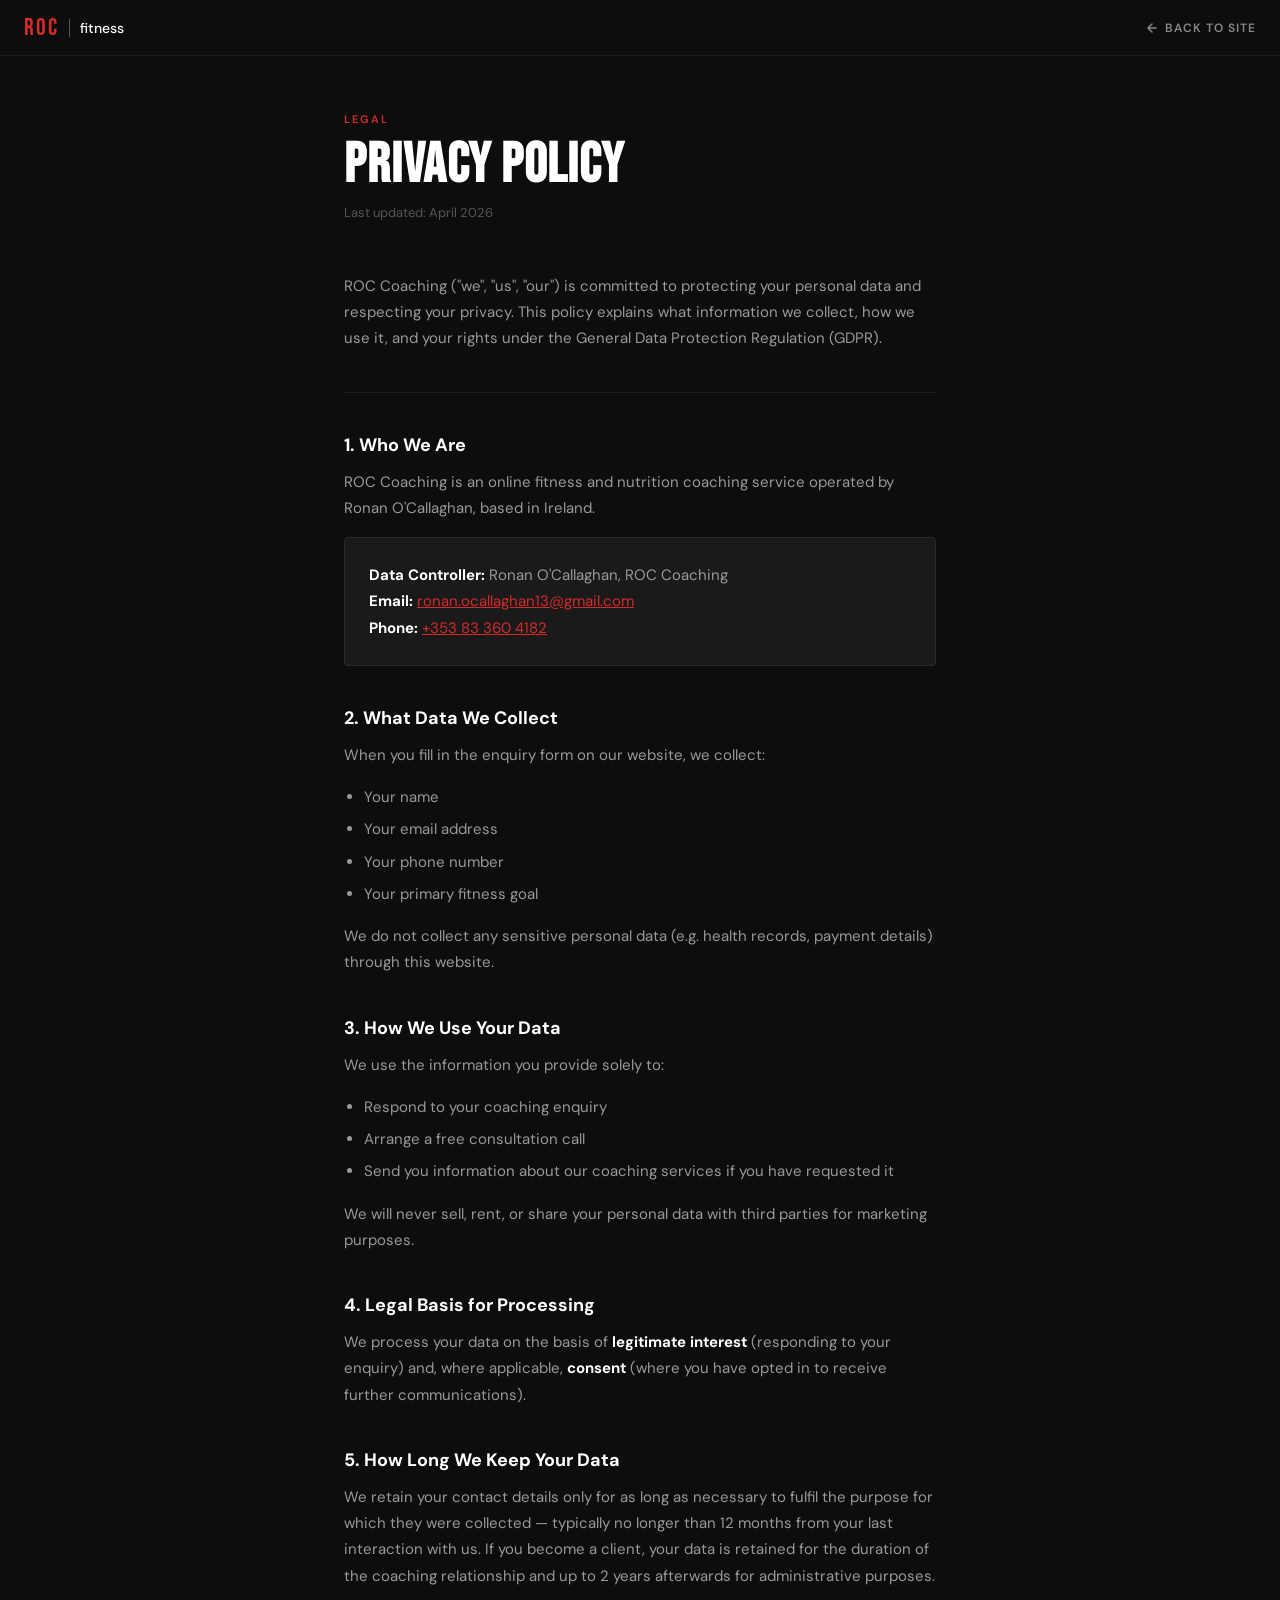
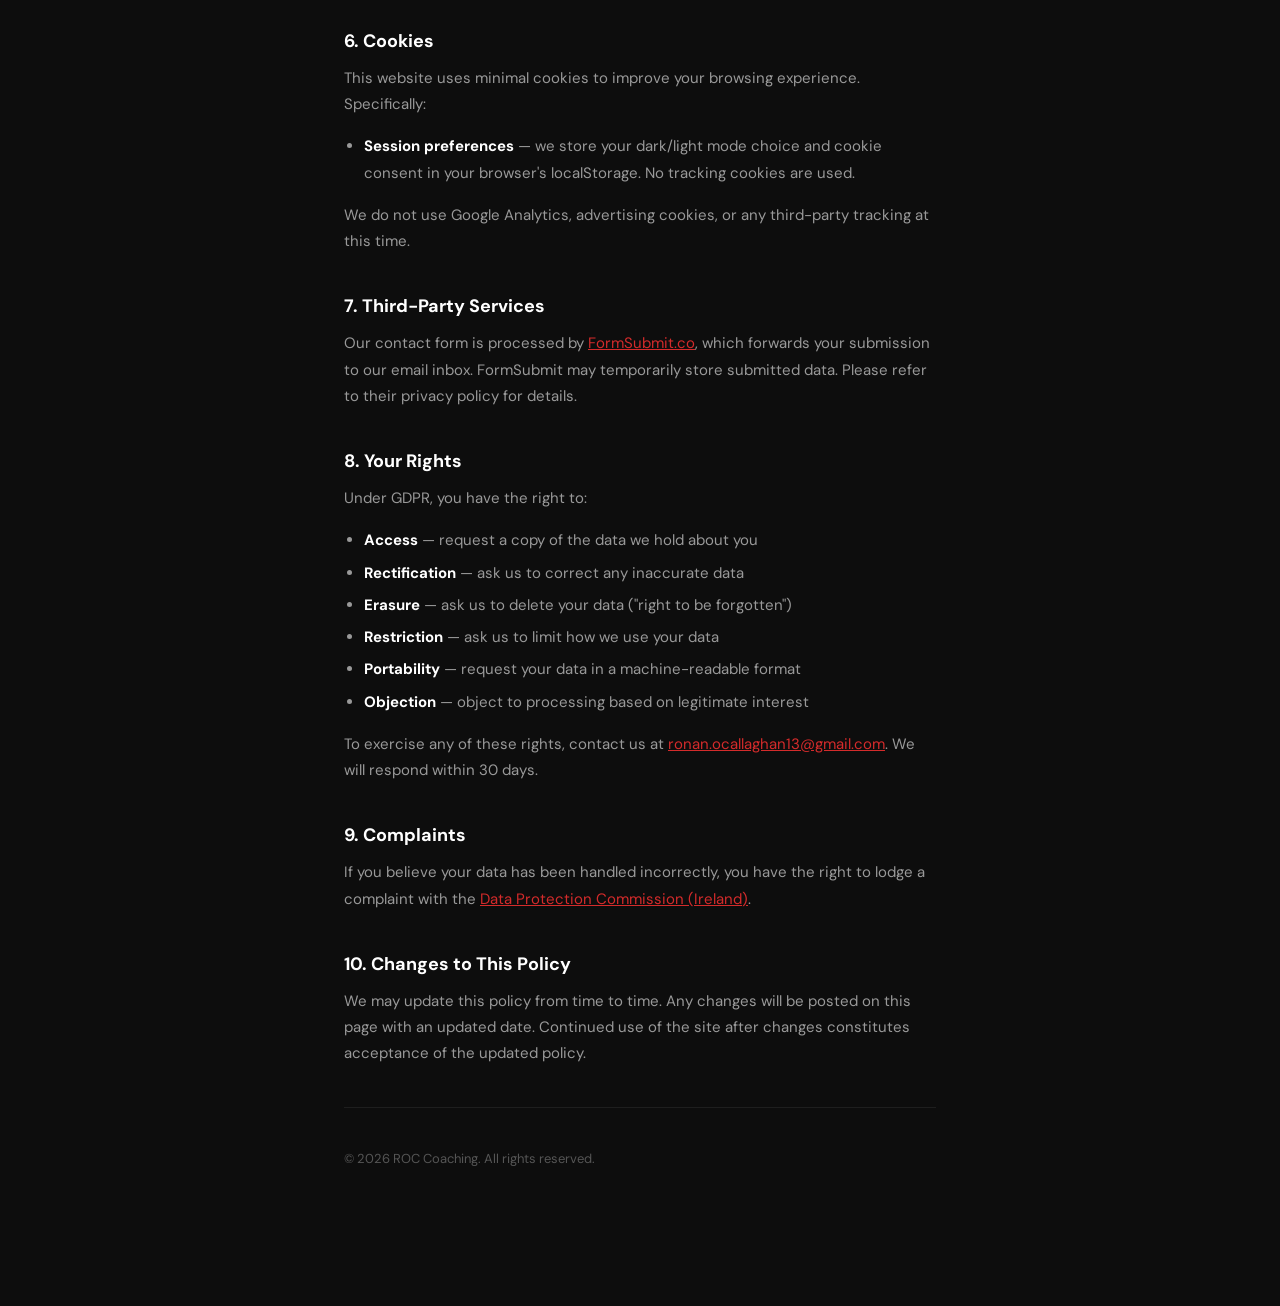
<file: privacy-policy.html>
<!DOCTYPE html>
<html lang="en">
<head>
  <meta charset="UTF-8">
  <meta name="viewport" content="width=device-width, initial-scale=1.0">
  <title>Privacy Policy — ROC Coaching</title>
  <meta name="robots" content="noindex">
  <link href="https://fonts.googleapis.com/css2?family=Bebas+Neue&family=DM+Sans:wght@400;500;600;700&display=swap" rel="stylesheet">
  <link rel="icon" type="image/svg+xml" href="data:image/svg+xml,<svg xmlns='http://www.w3.org/2000/svg' viewBox='0 0 32 32'><rect width='32' height='32' fill='%230D0D0D'/><text x='2' y='24' font-family='Arial Narrow,sans-serif' font-size='18' font-weight='900' fill='%23D42B2B' letter-spacing='-1'>ROC</text></svg>">
  <style>
    *, *::before, *::after { box-sizing: border-box; margin: 0; padding: 0; }
    body { background: #0D0D0D; color: #FFFFFF; font-family: 'DM Sans', sans-serif; }

    nav {
      position: sticky; top: 0; background: #0D0D0D;
      border-bottom: 1px solid #1A1A1A;
      padding: 0 24px; height: 56px;
      display: flex; align-items: center; justify-content: space-between;
      z-index: 10;
    }
    .logo { display: flex; align-items: center; gap: 10px; text-decoration: none; }
    .logo-r { font-family: 'Bebas Neue', sans-serif; font-size: 24px; letter-spacing: 2px; color: #D42B2B; }
    .logo-div { width: 1px; height: 18px; background: #555; }
    .logo-f { font-family: 'DM Sans', sans-serif; font-size: 14px; font-weight: 500; color: #FFFFFF; }
    .back { font-family: 'DM Sans', sans-serif; font-size: 12px; font-weight: 600;
      letter-spacing: 0.08em; text-transform: uppercase; color: #888;
      text-decoration: none; display: flex; align-items: center; gap: 6px; }
    .back:hover { color: #fff; }

    main { max-width: 640px; margin: 0 auto; padding: 56px 24px 120px; }

    .eyebrow { font-size: 11px; font-weight: 600; letter-spacing: 0.18em;
      text-transform: uppercase; color: #D42B2B; margin-bottom: 12px; }
    h1 { font-family: 'Bebas Neue', sans-serif; font-size: clamp(40px, 10vw, 56px);
      line-height: 1; letter-spacing: 0.02em; text-transform: uppercase;
      color: #fff; margin-bottom: 8px; }
    .updated { font-size: 13px; color: #555; margin-bottom: 48px; }

    h2 { font-family: 'DM Sans', sans-serif; font-size: 18px; font-weight: 700;
      color: #fff; margin: 40px 0 12px; }
    p { font-size: 15px; line-height: 1.75; color: #999; margin-bottom: 16px; }
    ul { padding-left: 20px; margin-bottom: 16px; }
    li { font-size: 15px; line-height: 1.75; color: #999; margin-bottom: 6px; }
    a { color: #D42B2B; text-decoration: underline; }
    .divider { height: 1px; background: #1E1E1E; margin: 40px 0; }

    .contact-card { background: #1A1A1A; border: 1px solid #2A2A2A; border-radius: 4px;
      padding: 24px; margin-top: 16px; }
    .contact-card p { margin: 0; }
  </style>
</head>
<body>
  <nav>
    <a class="logo" href="index.html">
      <span class="logo-r">ROC</span>
      <span class="logo-div"></span>
      <span class="logo-f">fitness</span>
    </a>
    <a class="back" href="index.html">
      <svg width="14" height="14" viewBox="0 0 24 24" fill="none" stroke="currentColor" stroke-width="2.5" stroke-linecap="round" stroke-linejoin="round">
        <path d="M19 12H5M12 5l-7 7 7 7"/>
      </svg>
      Back to site
    </a>
  </nav>

  <main>
    <div class="eyebrow">Legal</div>
    <h1>Privacy Policy</h1>
    <p class="updated">Last updated: April 2026</p>

    <p>ROC Coaching ("we", "us", "our") is committed to protecting your personal data and respecting your privacy. This policy explains what information we collect, how we use it, and your rights under the General Data Protection Regulation (GDPR).</p>

    <div class="divider"></div>

    <h2>1. Who We Are</h2>
    <p>ROC Coaching is an online fitness and nutrition coaching service operated by Ronan O'Callaghan, based in Ireland.</p>
    <div class="contact-card">
      <p><strong style="color:#fff">Data Controller:</strong> Ronan O'Callaghan, ROC Coaching<br>
      <strong style="color:#fff">Email:</strong> <a href="mailto:ronan.ocallaghan13@gmail.com">ronan.ocallaghan13@gmail.com</a><br>
      <strong style="color:#fff">Phone:</strong> <a href="tel:+353833604182">+353 83 360 4182</a></p>
    </div>

    <h2>2. What Data We Collect</h2>
    <p>When you fill in the enquiry form on our website, we collect:</p>
    <ul>
      <li>Your name</li>
      <li>Your email address</li>
      <li>Your phone number</li>
      <li>Your primary fitness goal</li>
    </ul>
    <p>We do not collect any sensitive personal data (e.g. health records, payment details) through this website.</p>

    <h2>3. How We Use Your Data</h2>
    <p>We use the information you provide solely to:</p>
    <ul>
      <li>Respond to your coaching enquiry</li>
      <li>Arrange a free consultation call</li>
      <li>Send you information about our coaching services if you have requested it</li>
    </ul>
    <p>We will never sell, rent, or share your personal data with third parties for marketing purposes.</p>

    <h2>4. Legal Basis for Processing</h2>
    <p>We process your data on the basis of <strong style="color:#fff">legitimate interest</strong> (responding to your enquiry) and, where applicable, <strong style="color:#fff">consent</strong> (where you have opted in to receive further communications).</p>

    <h2>5. How Long We Keep Your Data</h2>
    <p>We retain your contact details only for as long as necessary to fulfil the purpose for which they were collected — typically no longer than 12 months from your last interaction with us. If you become a client, your data is retained for the duration of the coaching relationship and up to 2 years afterwards for administrative purposes.</p>

    <h2>6. Cookies</h2>
    <p>This website uses minimal cookies to improve your browsing experience. Specifically:</p>
    <ul>
      <li><strong style="color:#fff">Session preferences</strong> — we store your dark/light mode choice and cookie consent in your browser's localStorage. No tracking cookies are used.</li>
    </ul>
    <p>We do not use Google Analytics, advertising cookies, or any third-party tracking at this time.</p>

    <h2>7. Third-Party Services</h2>
    <p>Our contact form is processed by <a href="https://formsubmit.co" target="_blank" rel="noopener">FormSubmit.co</a>, which forwards your submission to our email inbox. FormSubmit may temporarily store submitted data. Please refer to their privacy policy for details.</p>

    <h2>8. Your Rights</h2>
    <p>Under GDPR, you have the right to:</p>
    <ul>
      <li><strong style="color:#fff">Access</strong> — request a copy of the data we hold about you</li>
      <li><strong style="color:#fff">Rectification</strong> — ask us to correct any inaccurate data</li>
      <li><strong style="color:#fff">Erasure</strong> — ask us to delete your data ("right to be forgotten")</li>
      <li><strong style="color:#fff">Restriction</strong> — ask us to limit how we use your data</li>
      <li><strong style="color:#fff">Portability</strong> — request your data in a machine-readable format</li>
      <li><strong style="color:#fff">Objection</strong> — object to processing based on legitimate interest</li>
    </ul>
    <p>To exercise any of these rights, contact us at <a href="mailto:ronan.ocallaghan13@gmail.com">ronan.ocallaghan13@gmail.com</a>. We will respond within 30 days.</p>

    <h2>9. Complaints</h2>
    <p>If you believe your data has been handled incorrectly, you have the right to lodge a complaint with the <a href="https://www.dataprotection.ie" target="_blank" rel="noopener">Data Protection Commission (Ireland)</a>.</p>

    <h2>10. Changes to This Policy</h2>
    <p>We may update this policy from time to time. Any changes will be posted on this page with an updated date. Continued use of the site after changes constitutes acceptance of the updated policy.</p>

    <div class="divider"></div>

    <p style="color:#555; font-size:13px;">© 2026 ROC Coaching. All rights reserved.</p>
  </main>
</body>
</html>
</file>
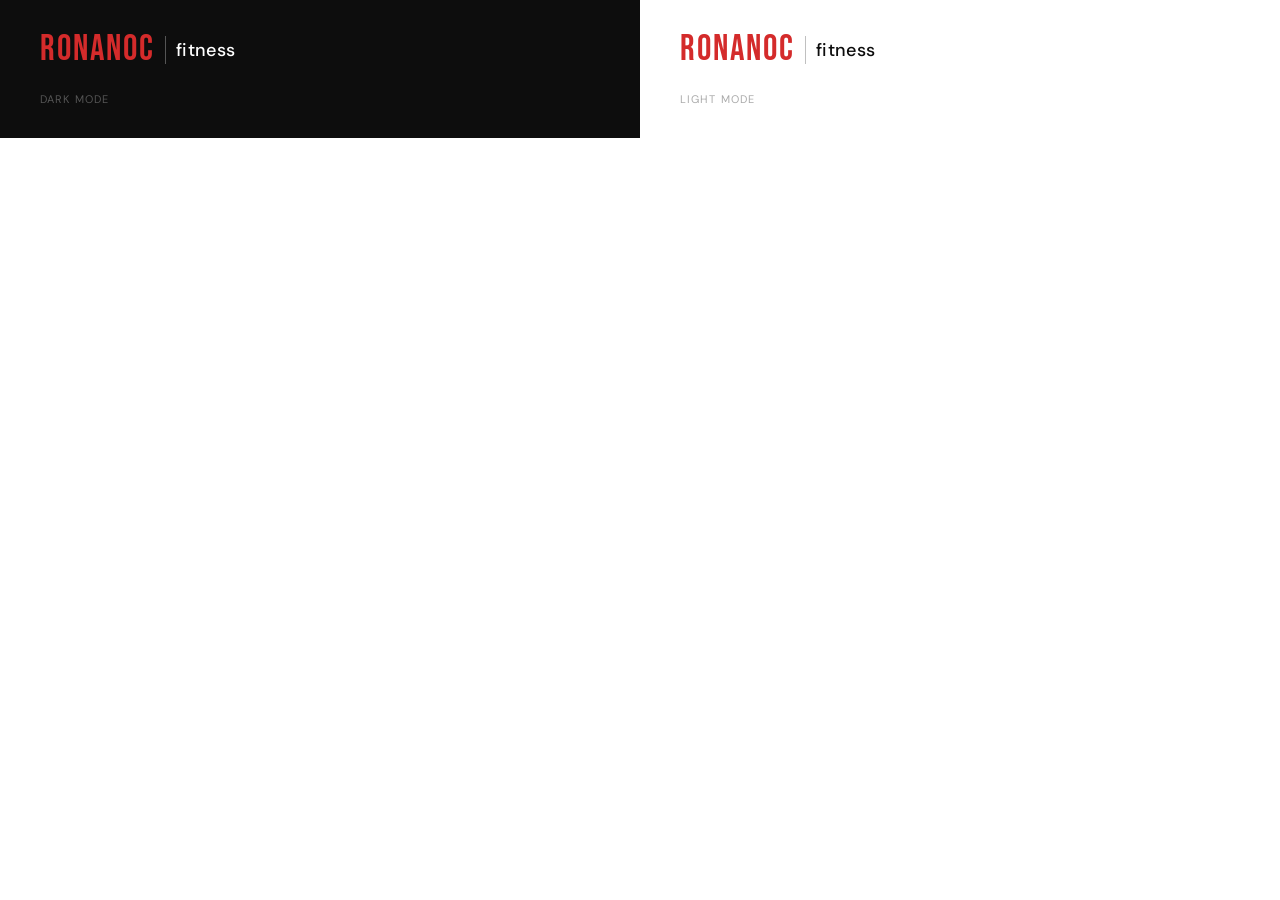
<file: design-source/project/preview/brand-logo.html>
<!DOCTYPE html>
<html><head><meta charset="UTF-8">
<link href="https://fonts.googleapis.com/css2?family=Bebas+Neue&family=DM+Sans:wght@400;600;700&display=swap" rel="stylesheet">
<link rel="stylesheet" href="../colors_and_type.css">
<style>
  body { margin: 0; font-family: var(--font-body); display: flex; gap: 0; }
  .dark { background: #0D0D0D; padding: 32px 40px; flex: 1; display: flex; flex-direction: column; align-items: flex-start; justify-content: center; gap: 24px; }
  .light { background: #FFFFFF; padding: 32px 40px; flex: 1; display: flex; flex-direction: column; align-items: flex-start; justify-content: center; gap: 24px; }
  .logo { line-height: 1; display: flex; align-items: center; gap: 10px; }
  .logo span.r { font-family: 'Bebas Neue', sans-serif; font-size: 36px; letter-spacing: 2px; color: #D42B2B; }
  .logo span.div { width: 1px; height: 28px; background: #555; flex-shrink: 0; }
  .logo span.f { font-family: 'DM Sans', sans-serif; font-size: 18px; font-weight: 500; letter-spacing: 0.02em; color: #ffffff; }
  .logo-light span.div { background: #C0C0C0; }
  .logo-light span.f { color: #0D0D0D; }
  .meta { font-size: 11px; letter-spacing: 0.1em; text-transform: uppercase; }
</style>
</head><body>
<div class="dark">
  <div class="logo"><span class="r">RONANOC</span><span class="div"></span><span class="f">fitness</span></div>
  <div class="meta" style="color:#555">Dark Mode</div>
</div>
<div class="light">
  <div class="logo logo-light"><span class="r">RONANOC</span><span class="div"></span><span class="f">fitness</span></div>
  <div class="meta" style="color:#aaa">Light Mode</div>
</div>
</body></html>
</file>
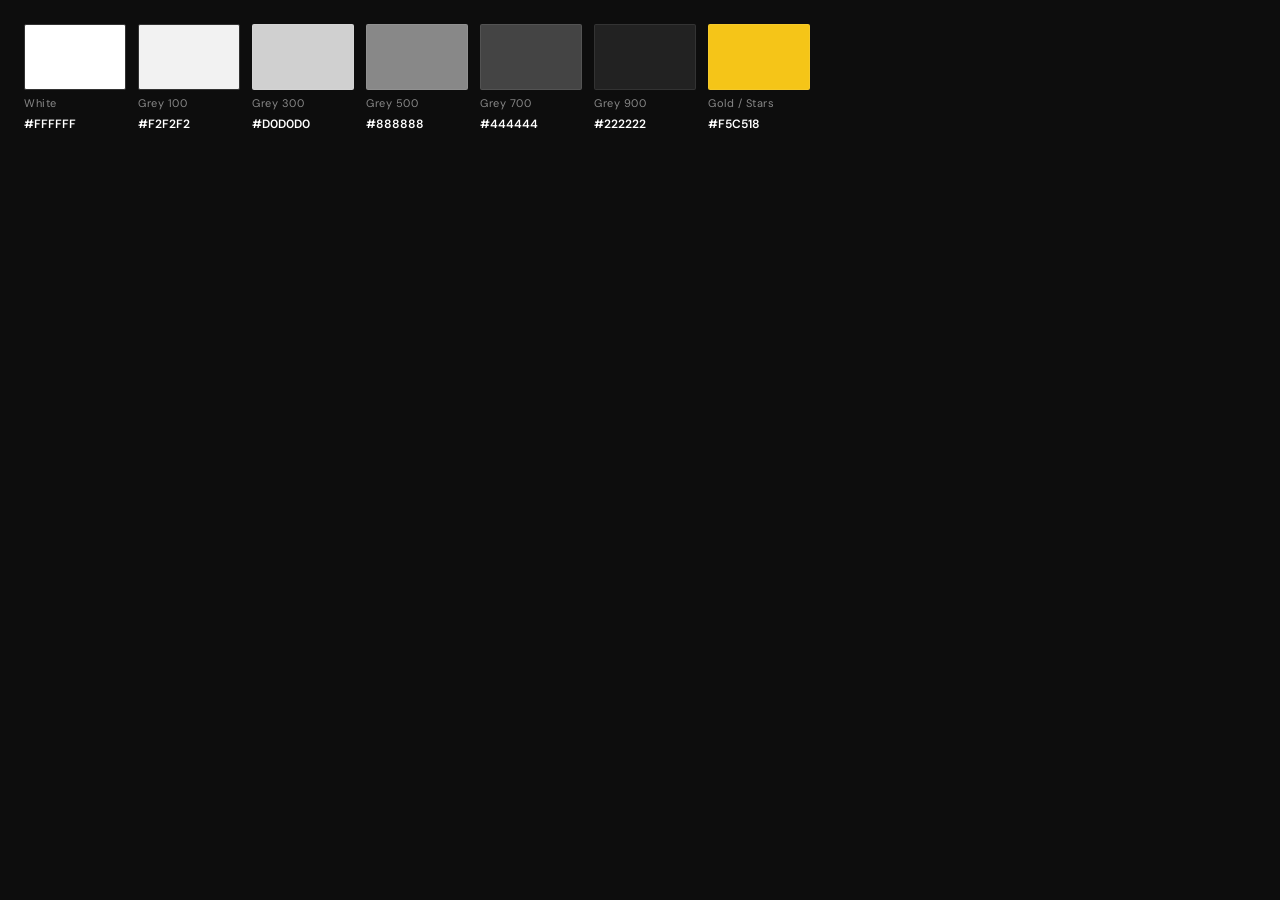
<file: design-source/project/preview/colors-neutral.html>
<!DOCTYPE html>
<html><head><meta charset="UTF-8">
<link href="https://fonts.googleapis.com/css2?family=Bebas+Neue&family=DM+Sans:wght@400;500;600;700&display=swap" rel="stylesheet">
<link rel="stylesheet" href="../colors_and_type.css">
<style>
  body { margin: 0; background: var(--bg-primary); padding: 24px; display: flex; gap: 12px; flex-wrap: wrap; font-family: var(--font-body); }
  .swatch { display: flex; flex-direction: column; gap: 6px; }
  .chip { width: 100px; height: 64px; border-radius: 2px; border: 1px solid rgba(255,255,255,0.08); }
  .name { color: #888; font-size: 11px; letter-spacing: 0.05em; }
  .hex  { color: #fff; font-size: 12px; font-weight: 600; }
</style>
</head><body>
<div class="swatch"><div class="chip" style="background:#FFFFFF; border:1px solid #333"></div><div class="name">White</div><div class="hex">#FFFFFF</div></div>
<div class="swatch"><div class="chip" style="background:#F2F2F2; border:1px solid #333"></div><div class="name">Grey 100</div><div class="hex">#F2F2F2</div></div>
<div class="swatch"><div class="chip" style="background:#D0D0D0"></div><div class="name">Grey 300</div><div class="hex">#D0D0D0</div></div>
<div class="swatch"><div class="chip" style="background:#888888"></div><div class="name">Grey 500</div><div class="hex">#888888</div></div>
<div class="swatch"><div class="chip" style="background:#444444"></div><div class="name">Grey 700</div><div class="hex">#444444</div></div>
<div class="swatch"><div class="chip" style="background:#222222"></div><div class="name">Grey 900</div><div class="hex">#222222</div></div>
<div class="swatch"><div class="chip" style="background:#F5C518"></div><div class="name">Gold / Stars</div><div class="hex">#F5C518</div></div>
</body></html>
</file>
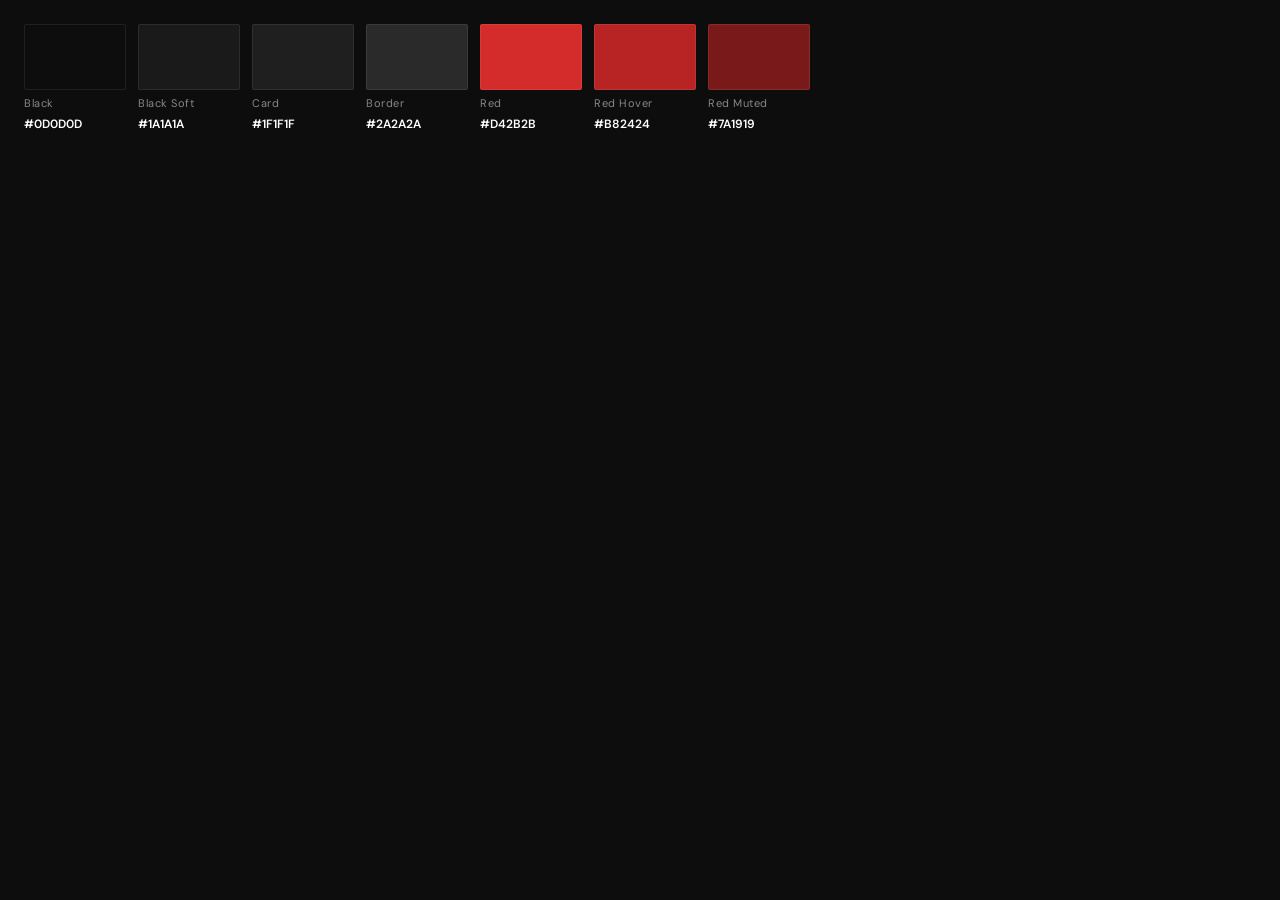
<file: design-source/project/preview/colors-primary.html>
<!DOCTYPE html>
<html><head><meta charset="UTF-8">
<link href="https://fonts.googleapis.com/css2?family=Bebas+Neue&family=DM+Sans:wght@400;500;600;700&display=swap" rel="stylesheet">
<link rel="stylesheet" href="../colors_and_type.css">
<style>
  body { margin: 0; background: var(--bg-primary); padding: 24px; display: flex; gap: 12px; flex-wrap: wrap; font-family: var(--font-body); }
  .swatch { display: flex; flex-direction: column; gap: 6px; }
  .chip { width: 100px; height: 64px; border-radius: 2px; border: 1px solid rgba(255,255,255,0.08); }
  .name { color: #888; font-size: 11px; letter-spacing: 0.05em; }
  .hex  { color: #fff; font-size: 12px; font-weight: 600; }
</style>
</head><body>
<div class="swatch"><div class="chip" style="background:#0D0D0D"></div><div class="name">Black</div><div class="hex">#0D0D0D</div></div>
<div class="swatch"><div class="chip" style="background:#1A1A1A"></div><div class="name">Black Soft</div><div class="hex">#1A1A1A</div></div>
<div class="swatch"><div class="chip" style="background:#1F1F1F"></div><div class="name">Card</div><div class="hex">#1F1F1F</div></div>
<div class="swatch"><div class="chip" style="background:#2A2A2A"></div><div class="name">Border</div><div class="hex">#2A2A2A</div></div>
<div class="swatch"><div class="chip" style="background:#D42B2B"></div><div class="name">Red</div><div class="hex">#D42B2B</div></div>
<div class="swatch"><div class="chip" style="background:#B82424"></div><div class="name">Red Hover</div><div class="hex">#B82424</div></div>
<div class="swatch"><div class="chip" style="background:#7A1919"></div><div class="name">Red Muted</div><div class="hex">#7A1919</div></div>
</body></html>
</file>
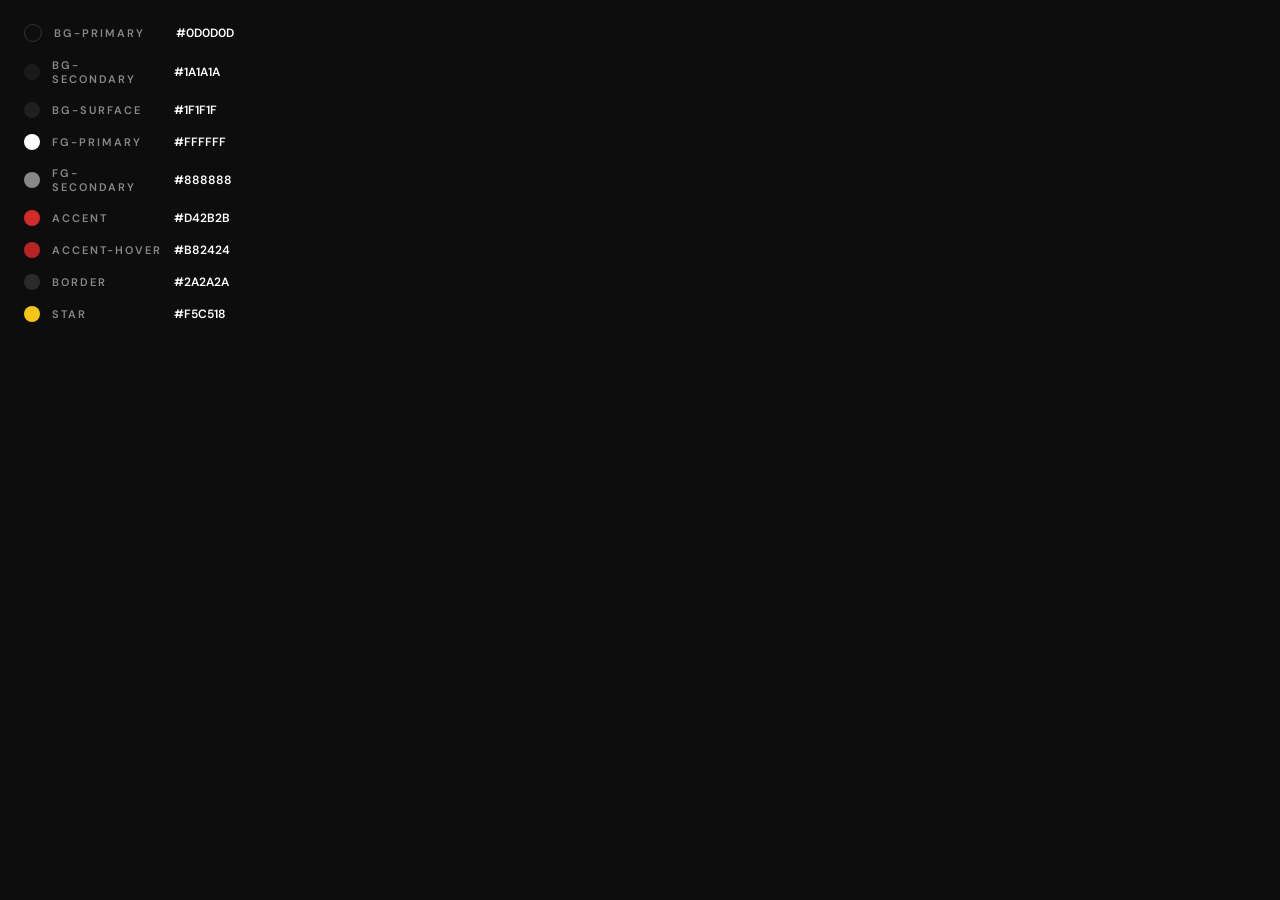
<file: design-source/project/preview/colors-semantic.html>
<!DOCTYPE html>
<html><head><meta charset="UTF-8">
<link href="https://fonts.googleapis.com/css2?family=Bebas+Neue&family=DM+Sans:wght@400;500;600;700&display=swap" rel="stylesheet">
<link rel="stylesheet" href="../colors_and_type.css">
<style>
  body { margin: 0; background: var(--bg-primary); padding: 24px; display: flex; gap: 16px; flex-wrap: wrap; align-items: flex-start; font-family: var(--font-body); }
  .row { display: flex; align-items: center; gap: 12px; width: 100%; }
  .dot { width: 16px; height: 16px; border-radius: 50%; flex-shrink: 0; }
  .label { color: #888; font-size: 11px; width: 110px; }
  .val { color: #fff; font-size: 12px; font-weight: 600; }
  .bar { flex: 1; height: 8px; border-radius: 2px; }
</style>
</head><body>
<div class="row"><div class="dot" style="background:var(--bg-primary); border:1px solid #333"></div><div class="label">bg-primary</div><div class="val">#0D0D0D</div></div>
<div class="row"><div class="dot" style="background:var(--bg-secondary)"></div><div class="label">bg-secondary</div><div class="val">#1A1A1A</div></div>
<div class="row"><div class="dot" style="background:var(--bg-surface)"></div><div class="label">bg-surface</div><div class="val">#1F1F1F</div></div>
<div class="row"><div class="dot" style="background:var(--fg-primary)"></div><div class="label">fg-primary</div><div class="val">#FFFFFF</div></div>
<div class="row"><div class="dot" style="background:var(--fg-secondary)"></div><div class="label">fg-secondary</div><div class="val">#888888</div></div>
<div class="row"><div class="dot" style="background:var(--accent)"></div><div class="label">accent</div><div class="val">#D42B2B</div></div>
<div class="row"><div class="dot" style="background:var(--accent-hover)"></div><div class="label">accent-hover</div><div class="val">#B82424</div></div>
<div class="row"><div class="dot" style="background:var(--border-default)"></div><div class="label">border</div><div class="val">#2A2A2A</div></div>
<div class="row"><div class="dot" style="background:var(--star-color)"></div><div class="label">star</div><div class="val">#F5C518</div></div>
</body></html>
</file>
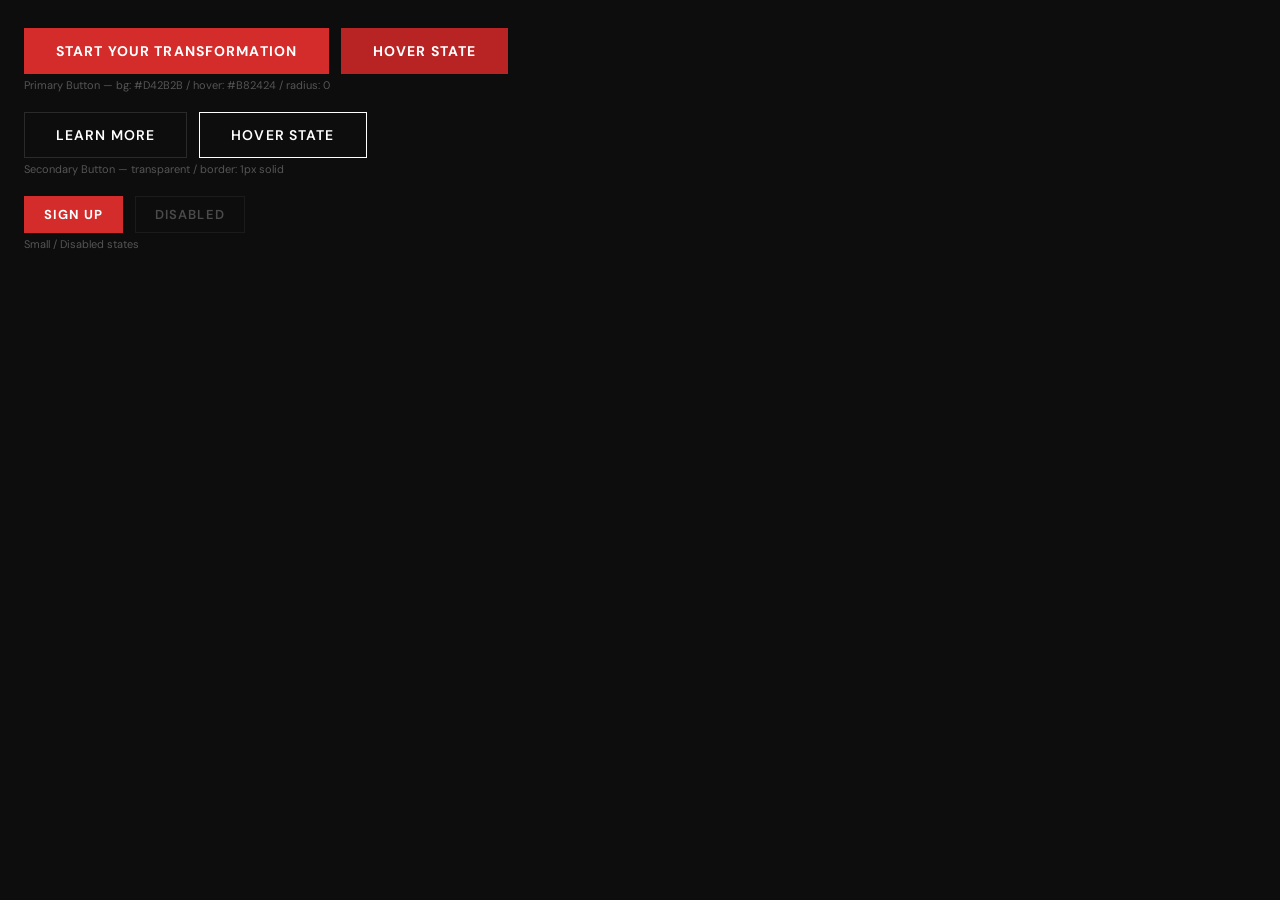
<file: design-source/project/preview/component-buttons.html>
<!DOCTYPE html>
<html><head><meta charset="UTF-8">
<link href="https://fonts.googleapis.com/css2?family=DM+Sans:wght@400;600;700&display=swap" rel="stylesheet">
<link rel="stylesheet" href="../colors_and_type.css">
<style>
  body { margin: 0; background: var(--bg-primary); padding: 28px 24px; font-family: var(--font-body); display: flex; flex-direction: column; gap: 20px; }
  .row { display: flex; gap: 12px; align-items: center; flex-wrap: wrap; }
  .meta { color: #555; font-size: 11px; margin-top: 4px; }
  button { cursor: pointer; }
</style>
</head><body>
<div>
  <div class="row">
    <button style="background:#D42B2B;color:#fff;font-family:'DM Sans',sans-serif;font-size:14px;font-weight:700;letter-spacing:0.08em;text-transform:uppercase;padding:14px 32px;border:none;border-radius:0;cursor:pointer;">Start Your Transformation</button>
    <button style="background:#B82424;color:#fff;font-family:'DM Sans',sans-serif;font-size:14px;font-weight:700;letter-spacing:0.08em;text-transform:uppercase;padding:14px 32px;border:none;border-radius:0;cursor:pointer;">Hover State</button>
  </div>
  <div class="meta">Primary Button — bg: #D42B2B / hover: #B82424 / radius: 0</div>
</div>
<div>
  <div class="row">
    <button style="background:transparent;color:#fff;font-family:'DM Sans',sans-serif;font-size:14px;font-weight:600;letter-spacing:0.08em;text-transform:uppercase;padding:13px 31px;border:1px solid #2A2A2A;border-radius:0;cursor:pointer;">Learn More</button>
    <button style="background:transparent;color:#fff;font-family:'DM Sans',sans-serif;font-size:14px;font-weight:600;letter-spacing:0.08em;text-transform:uppercase;padding:13px 31px;border:1px solid #fff;border-radius:0;cursor:pointer;">Hover State</button>
  </div>
  <div class="meta">Secondary Button — transparent / border: 1px solid</div>
</div>
<div>
  <div class="row">
    <button style="background:#D42B2B;color:#fff;font-family:'DM Sans',sans-serif;font-size:13px;font-weight:700;letter-spacing:0.08em;text-transform:uppercase;padding:10px 20px;border:none;border-radius:0;cursor:pointer;">Sign Up</button>
    <button style="background:transparent;color:#888;font-family:'DM Sans',sans-serif;font-size:13px;font-weight:600;letter-spacing:0.08em;text-transform:uppercase;padding:9px 19px;border:1px solid #2A2A2A;border-radius:0;cursor:pointer;opacity:0.5" disabled>Disabled</button>
  </div>
  <div class="meta">Small / Disabled states</div>
</div>
</body></html>
</file>
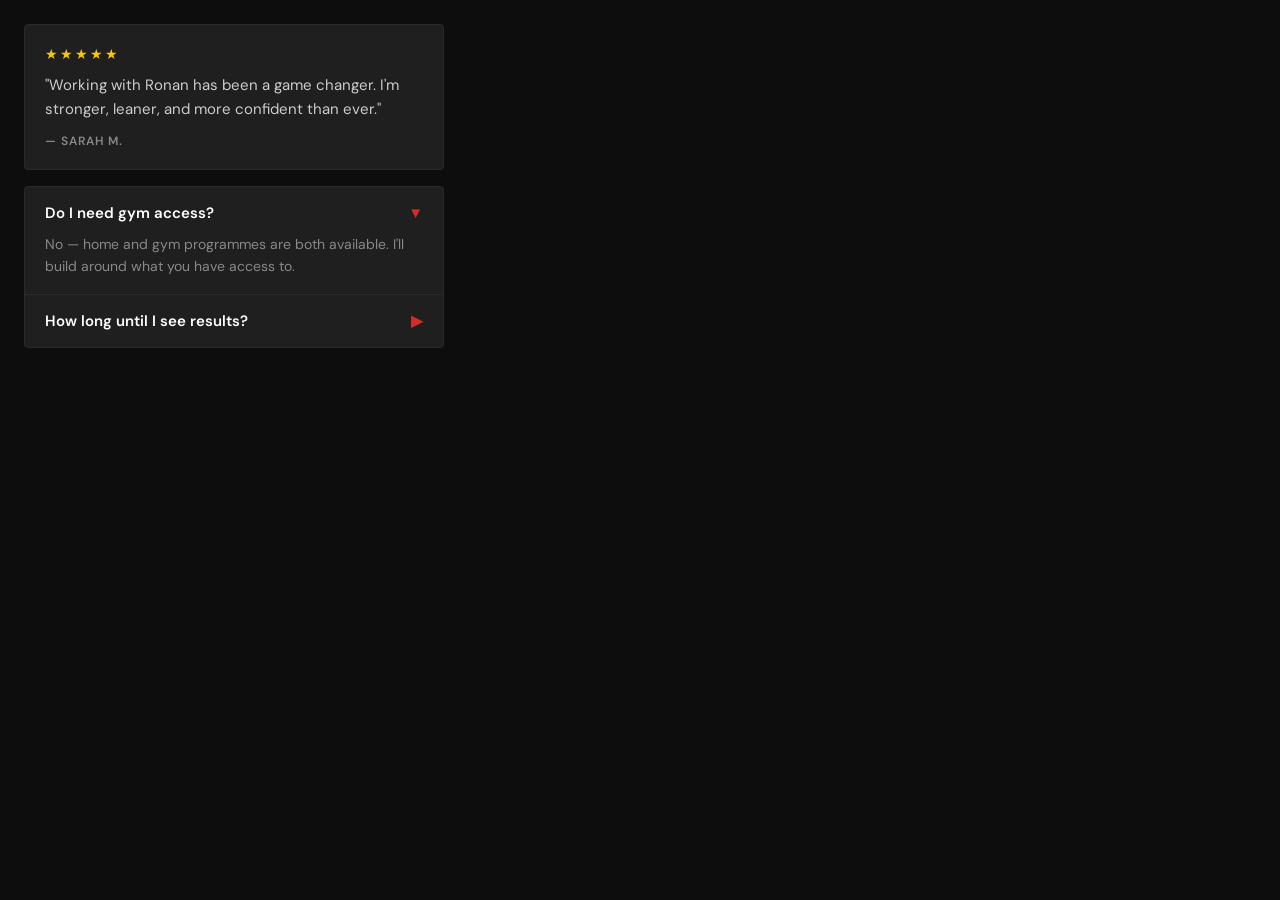
<file: design-source/project/preview/component-cards.html>
<!DOCTYPE html>
<html><head><meta charset="UTF-8">
<link href="https://fonts.googleapis.com/css2?family=DM+Sans:wght@400;500;600;700&display=swap" rel="stylesheet">
<link rel="stylesheet" href="../colors_and_type.css">
<style>
  body { margin: 0; background: var(--bg-primary); padding: 24px; font-family: var(--font-body); display: flex; flex-direction: column; gap: 16px; max-width: 420px; }
  .card { background: #1F1F1F; border: 1px solid #2A2A2A; border-radius: 4px; padding: 20px; }
  .stars { color: #F5C518; font-size: 14px; letter-spacing: 2px; margin-bottom: 10px; }
  .quote { color: #ccc; font-size: 15px; line-height: 1.6; margin-bottom: 12px; }
  .name  { color: #888; font-size: 12px; font-weight: 600; letter-spacing: 0.08em; text-transform: uppercase; }
  .faq   { border-bottom: 1px solid #2A2A2A; padding: 16px 0; }
  .faq-q { color: #fff; font-size: 15px; font-weight: 600; display: flex; justify-content: space-between; }
  .faq-a { color: #888; font-size: 14px; line-height: 1.6; margin-top: 10px; }
  .chevron { color: #D42B2B; }
</style>
</head><body>
<div class="card">
  <div class="stars">★★★★★</div>
  <div class="quote">"Working with Ronan has been a game changer. I'm stronger, leaner, and more confident than ever."</div>
  <div class="name">— Sarah M.</div>
</div>
<div style="background:#1F1F1F;border:1px solid #2A2A2A;border-radius:4px;overflow:hidden">
  <div class="faq" style="padding:16px 20px">
    <div class="faq-q">Do I need gym access? <span class="chevron">▼</span></div>
    <div class="faq-a">No — home and gym programmes are both available. I'll build around what you have access to.</div>
  </div>
  <div class="faq" style="padding:16px 20px;border:none">
    <div class="faq-q">How long until I see results? <span class="chevron">▶</span></div>
  </div>
</div>
</body></html>
</file>
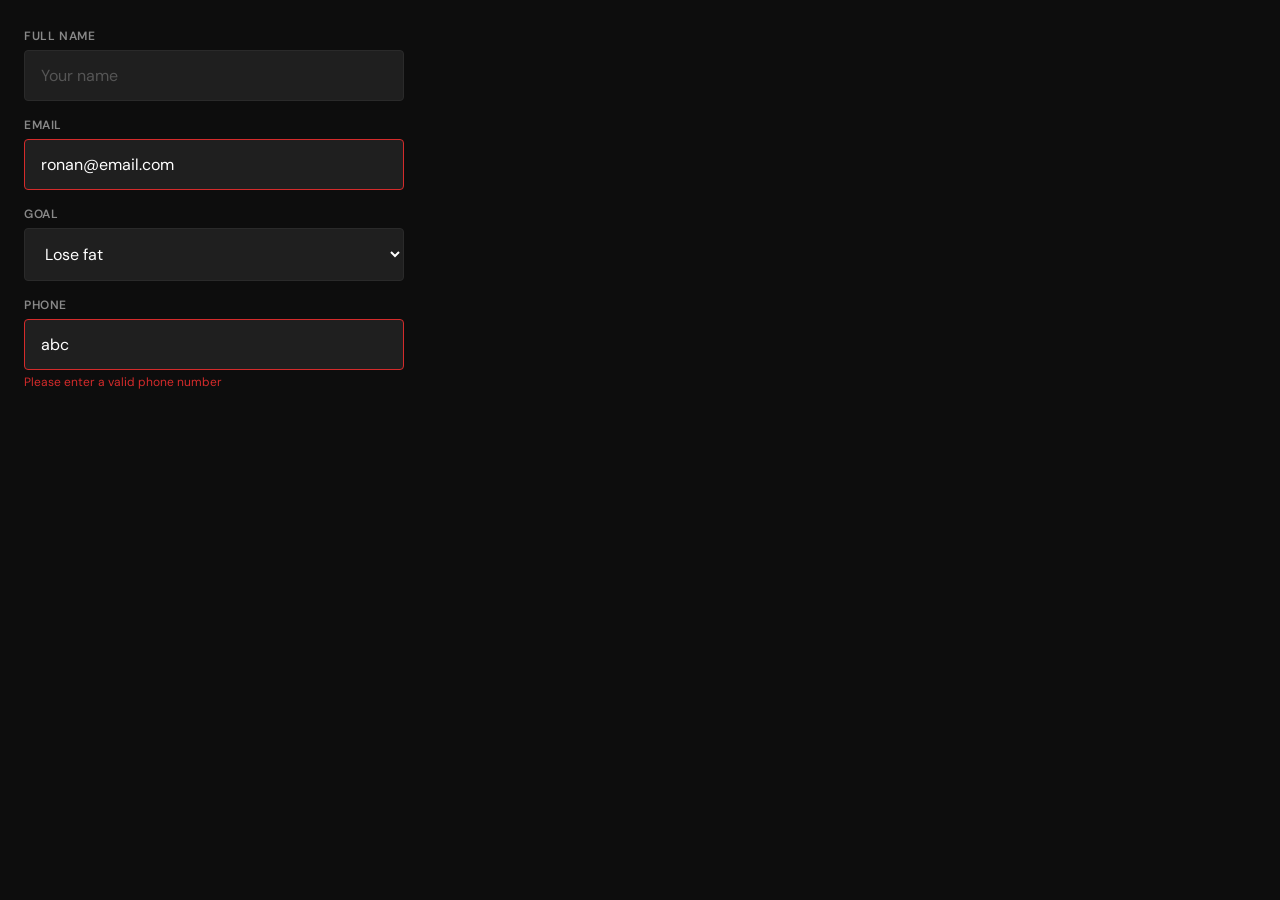
<file: design-source/project/preview/component-forms.html>
<!DOCTYPE html>
<html><head><meta charset="UTF-8">
<link href="https://fonts.googleapis.com/css2?family=DM+Sans:wght@400;600;700&display=swap" rel="stylesheet">
<link rel="stylesheet" href="../colors_and_type.css">
<style>
  body { margin: 0; background: var(--bg-primary); padding: 28px 24px; font-family: var(--font-body); display: flex; flex-direction: column; gap: 16px; max-width: 380px; }
  label { color: #888; font-size: 12px; font-weight: 600; letter-spacing: 0.05em; text-transform: uppercase; display: block; margin-bottom: 6px; }
  input, select { background: #1F1F1F; color: #fff; font-family: 'DM Sans', sans-serif; font-size: 16px; padding: 14px 16px; border: 1px solid #2A2A2A; border-radius: 4px; width: 100%; box-sizing: border-box; outline: none; }
  input::placeholder { color: #555; }
  input.focused { border-color: #D42B2B; }
  input.error { border-color: #B82424; }
  .error-msg { color: #D42B2B; font-size: 12px; margin-top: 4px; }
</style>
</head><body>
<div>
  <label>Full Name</label>
  <input type="text" placeholder="Your name">
</div>
<div>
  <label>Email</label>
  <input class="focused" type="email" value="ronan@email.com" style="border-color:#D42B2B">
</div>
<div>
  <label>Goal</label>
  <select><option>Lose fat</option><option>Build muscle</option><option>Both</option></select>
</div>
<div>
  <label>Phone</label>
  <input class="error" type="tel" value="abc" style="border-color:#D42B2B">
  <div class="error-msg">Please enter a valid phone number</div>
</div>
</body></html>
</file>
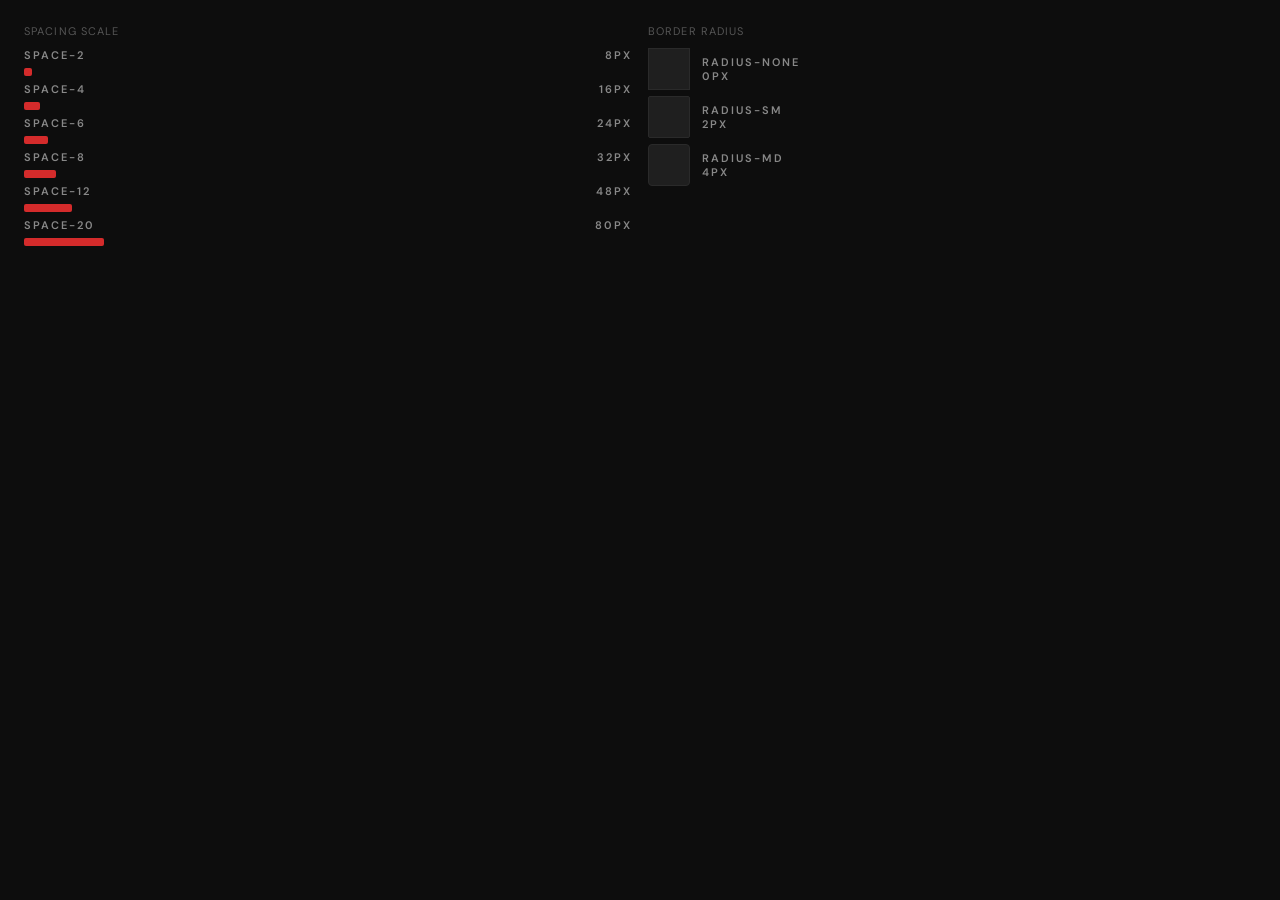
<file: design-source/project/preview/spacing-tokens.html>
<!DOCTYPE html>
<html><head><meta charset="UTF-8">
<link href="https://fonts.googleapis.com/css2?family=DM+Sans:wght@400;600;700&display=swap" rel="stylesheet">
<link rel="stylesheet" href="../colors_and_type.css">
<style>
  body { margin: 0; background: var(--bg-primary); padding: 24px; font-family: var(--font-body); display: grid; grid-template-columns: 1fr 1fr; gap: 16px; }
  .group { display: flex; flex-direction: column; gap: 6px; }
  .title { color: #555; font-size: 11px; letter-spacing: 0.1em; text-transform: uppercase; margin-bottom: 4px; }
  .bar { background: var(--accent); height: 8px; border-radius: 2px; }
  .label { color: #888; font-size: 11px; display: flex; justify-content: space-between; }
  .sep { width: 100%; height: 1px; background: #1e1e1e; grid-column: 1/-1; }
  .radrow { display: flex; align-items: center; gap: 12px; }
  .rad { background: #1F1F1F; border: 1px solid #2A2A2A; width: 40px; height: 40px; }
</style>
</head><body>
<div class="group">
  <div class="title">Spacing Scale</div>
  <div class="label"><span>space-2</span><span>8px</span></div>
  <div class="bar" style="width:8px"></div>
  <div class="label"><span>space-4</span><span>16px</span></div>
  <div class="bar" style="width:16px"></div>
  <div class="label"><span>space-6</span><span>24px</span></div>
  <div class="bar" style="width:24px"></div>
  <div class="label"><span>space-8</span><span>32px</span></div>
  <div class="bar" style="width:32px"></div>
  <div class="label"><span>space-12</span><span>48px</span></div>
  <div class="bar" style="width:48px"></div>
  <div class="label"><span>space-20</span><span>80px</span></div>
  <div class="bar" style="width:80px"></div>
</div>
<div class="group">
  <div class="title">Border Radius</div>
  <div class="radrow">
    <div class="rad" style="border-radius:0px"></div>
    <div class="label" style="flex-direction:column"><span>radius-none</span><span>0px</span></div>
  </div>
  <div class="radrow">
    <div class="rad" style="border-radius:2px"></div>
    <div class="label" style="flex-direction:column"><span>radius-sm</span><span>2px</span></div>
  </div>
  <div class="radrow">
    <div class="rad" style="border-radius:4px"></div>
    <div class="label" style="flex-direction:column"><span>radius-md</span><span>4px</span></div>
  </div>
</div>
</body></html>
</file>
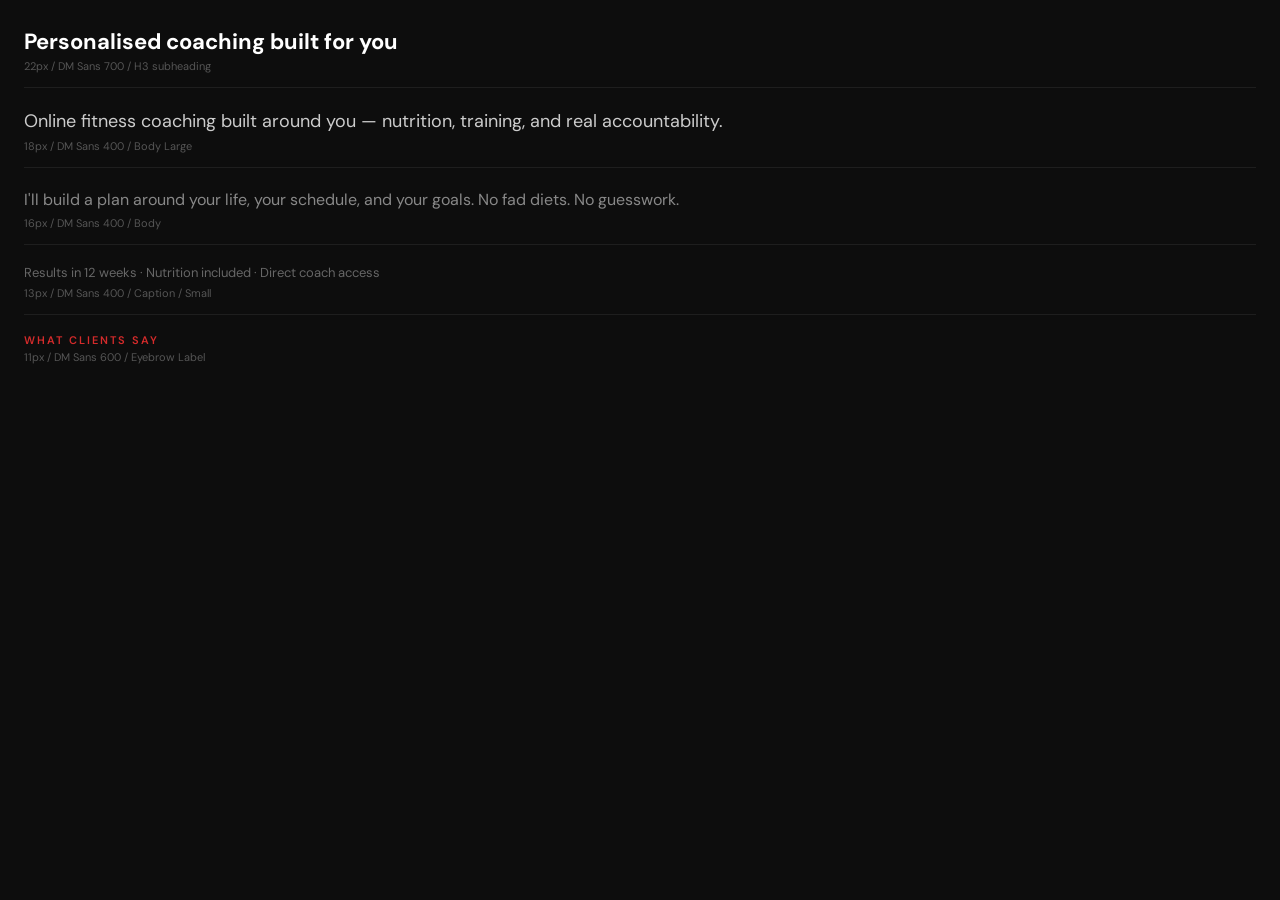
<file: design-source/project/preview/type-body.html>
<!DOCTYPE html>
<html><head><meta charset="UTF-8">
<link href="https://fonts.googleapis.com/css2?family=DM+Sans:wght@400;500;600;700&display=swap" rel="stylesheet">
<link rel="stylesheet" href="../colors_and_type.css">
<style>
  body { margin: 0; background: var(--bg-primary); padding: 28px 24px; font-family: var(--font-body); }
  .row { margin-bottom: 18px; border-bottom: 1px solid #1e1e1e; padding-bottom: 14px; }
  .sample { color: var(--fg-primary); }
  .meta   { color: #555; font-size: 11px; margin-top: 3px; }
</style>
</head><body>
<div class="row">
  <div class="sample" style="font-size:22px;font-weight:700;line-height:1.25">Personalised coaching built for you</div>
  <div class="meta">22px / DM Sans 700 / H3 subheading</div>
</div>
<div class="row">
  <div class="sample" style="font-size:18px;font-weight:400;line-height:1.7;color:#ccc">Online fitness coaching built around you — nutrition, training, and real accountability.</div>
  <div class="meta">18px / DM Sans 400 / Body Large</div>
</div>
<div class="row">
  <div class="sample" style="font-size:16px;font-weight:400;line-height:1.7;color:#888">I'll build a plan around your life, your schedule, and your goals. No fad diets. No guesswork.</div>
  <div class="meta">16px / DM Sans 400 / Body</div>
</div>
<div class="row">
  <div class="sample" style="font-size:13px;font-weight:400;line-height:1.5;color:#666">Results in 12 weeks · Nutrition included · Direct coach access</div>
  <div class="meta">13px / DM Sans 400 / Caption / Small</div>
</div>
<div class="row" style="border:none">
  <div class="sample" style="font-size:11px;font-weight:600;letter-spacing:0.18em;text-transform:uppercase;color:#D42B2B">What Clients Say</div>
  <div class="meta">11px / DM Sans 600 / Eyebrow Label</div>
</div>
</body></html>
</file>
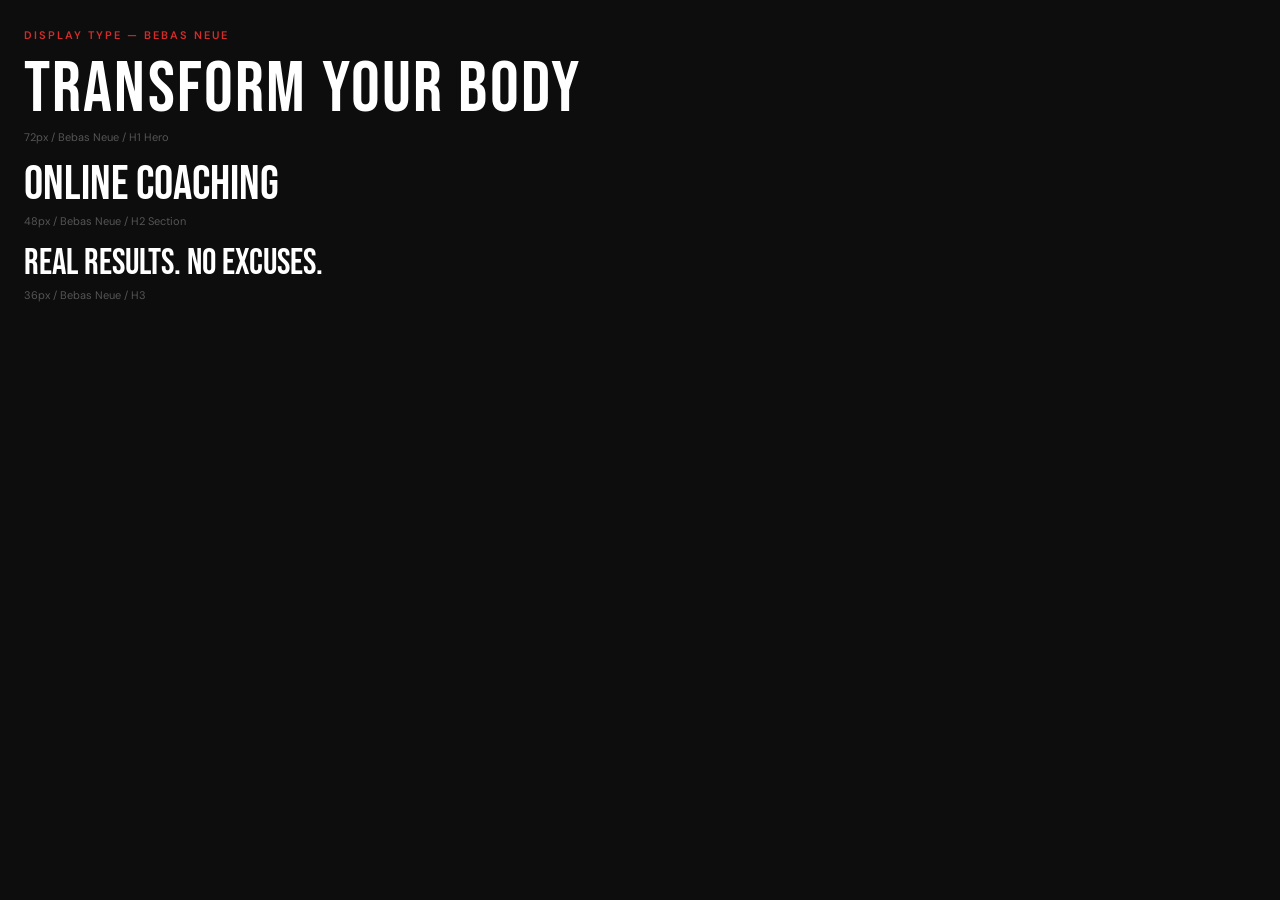
<file: design-source/project/preview/type-display.html>
<!DOCTYPE html>
<html><head><meta charset="UTF-8">
<link href="https://fonts.googleapis.com/css2?family=Bebas+Neue&family=DM+Sans:wght@400;500;600;700&display=swap" rel="stylesheet">
<link rel="stylesheet" href="../colors_and_type.css">
<style>
  body { margin: 0; background: var(--bg-primary); padding: 28px 24px; font-family: var(--font-body); }
  .eyebrow { font-size: 11px; letter-spacing: 0.18em; text-transform: uppercase; color: var(--accent); font-weight: 600; margin-bottom: 12px; }
  .d1 { font-family: var(--font-display); font-size: 72px; line-height: 1; color: #fff; text-transform: uppercase; letter-spacing: 0.03em; }
  .d2 { font-family: var(--font-display); font-size: 48px; line-height: 1.05; color: #fff; text-transform: uppercase; margin-top: 8px; }
  .d3 { font-family: var(--font-display); font-size: 36px; line-height: 1.1; color: #fff; text-transform: uppercase; margin-top: 8px; }
  .meta { color: #555; font-size: 11px; margin-top: 4px; margin-bottom: 16px; }
</style>
</head><body>
<div class="eyebrow">Display Type — Bebas Neue</div>
<div class="d1">Transform Your Body</div>
<div class="meta">72px / Bebas Neue / H1 Hero</div>
<div class="d2">Online Coaching</div>
<div class="meta">48px / Bebas Neue / H2 Section</div>
<div class="d3">Real Results. No Excuses.</div>
<div class="meta">36px / Bebas Neue / H3</div>
</body></html>
</file>
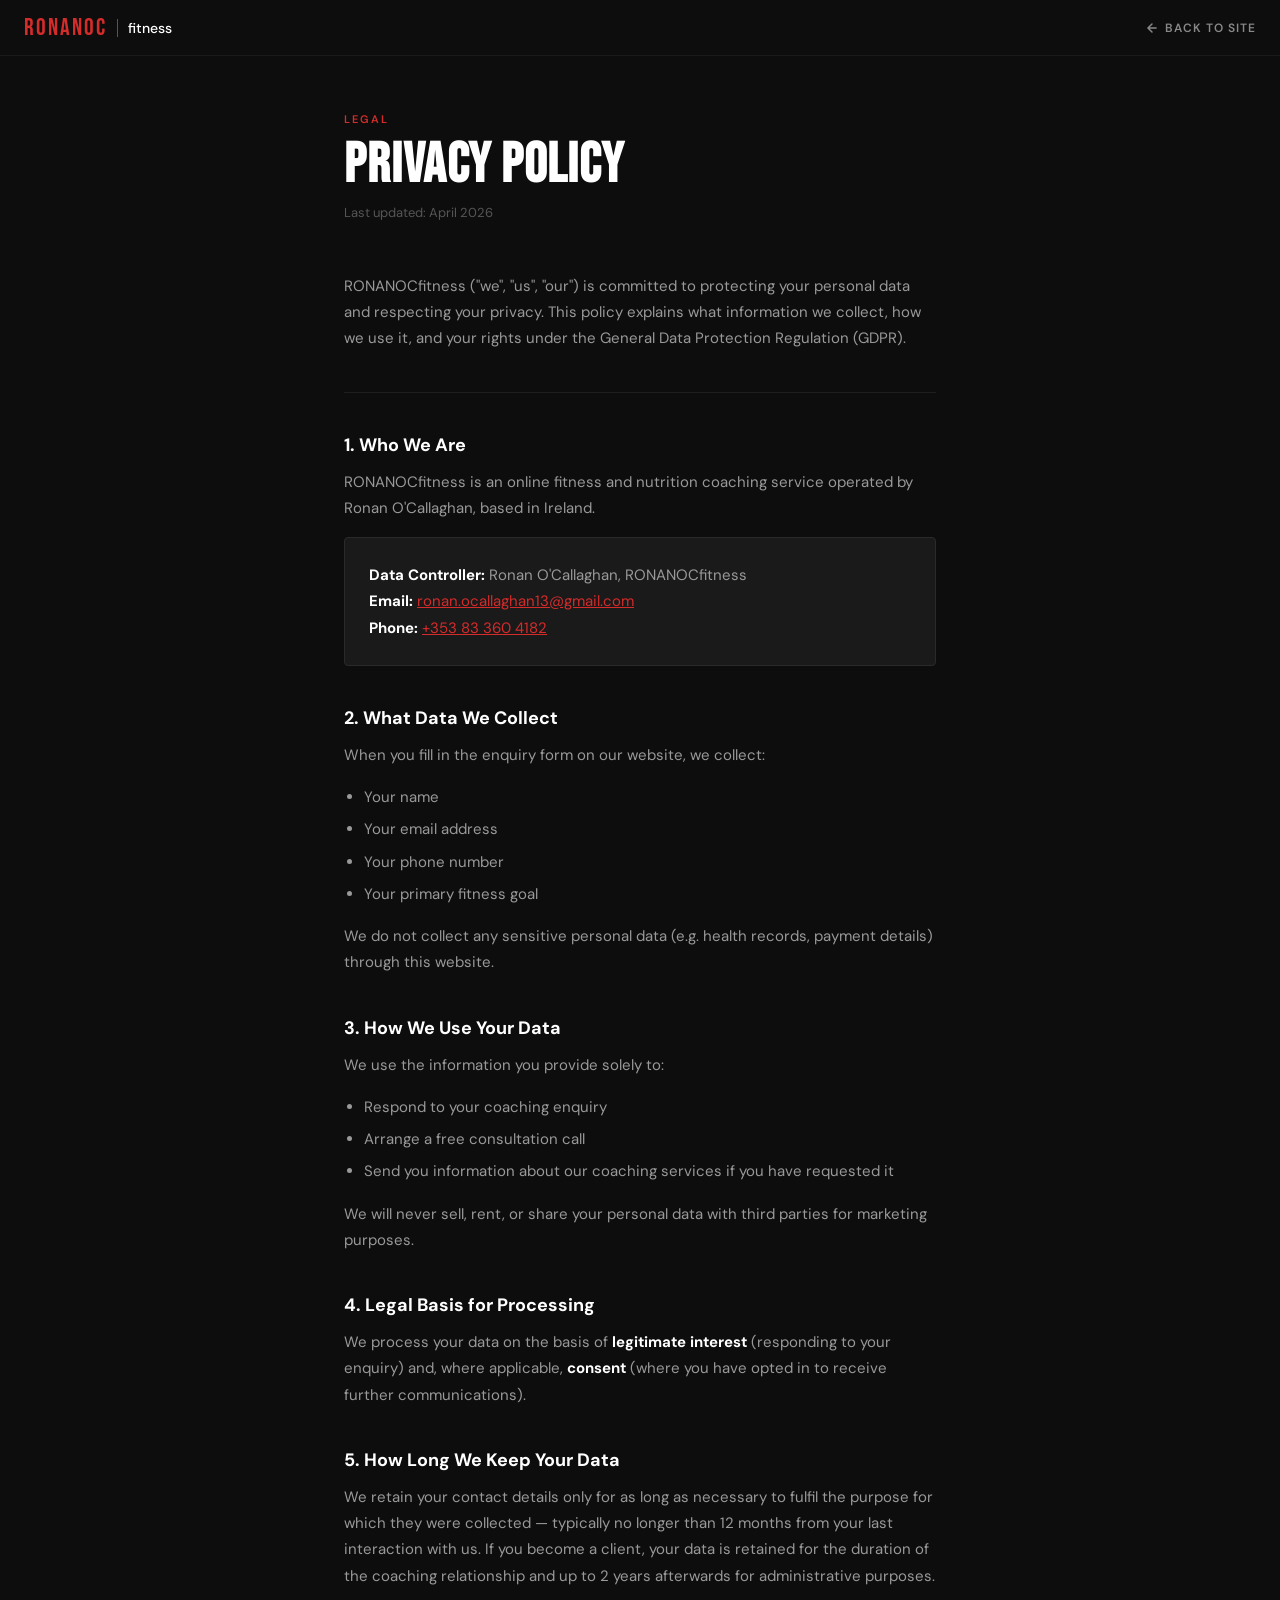
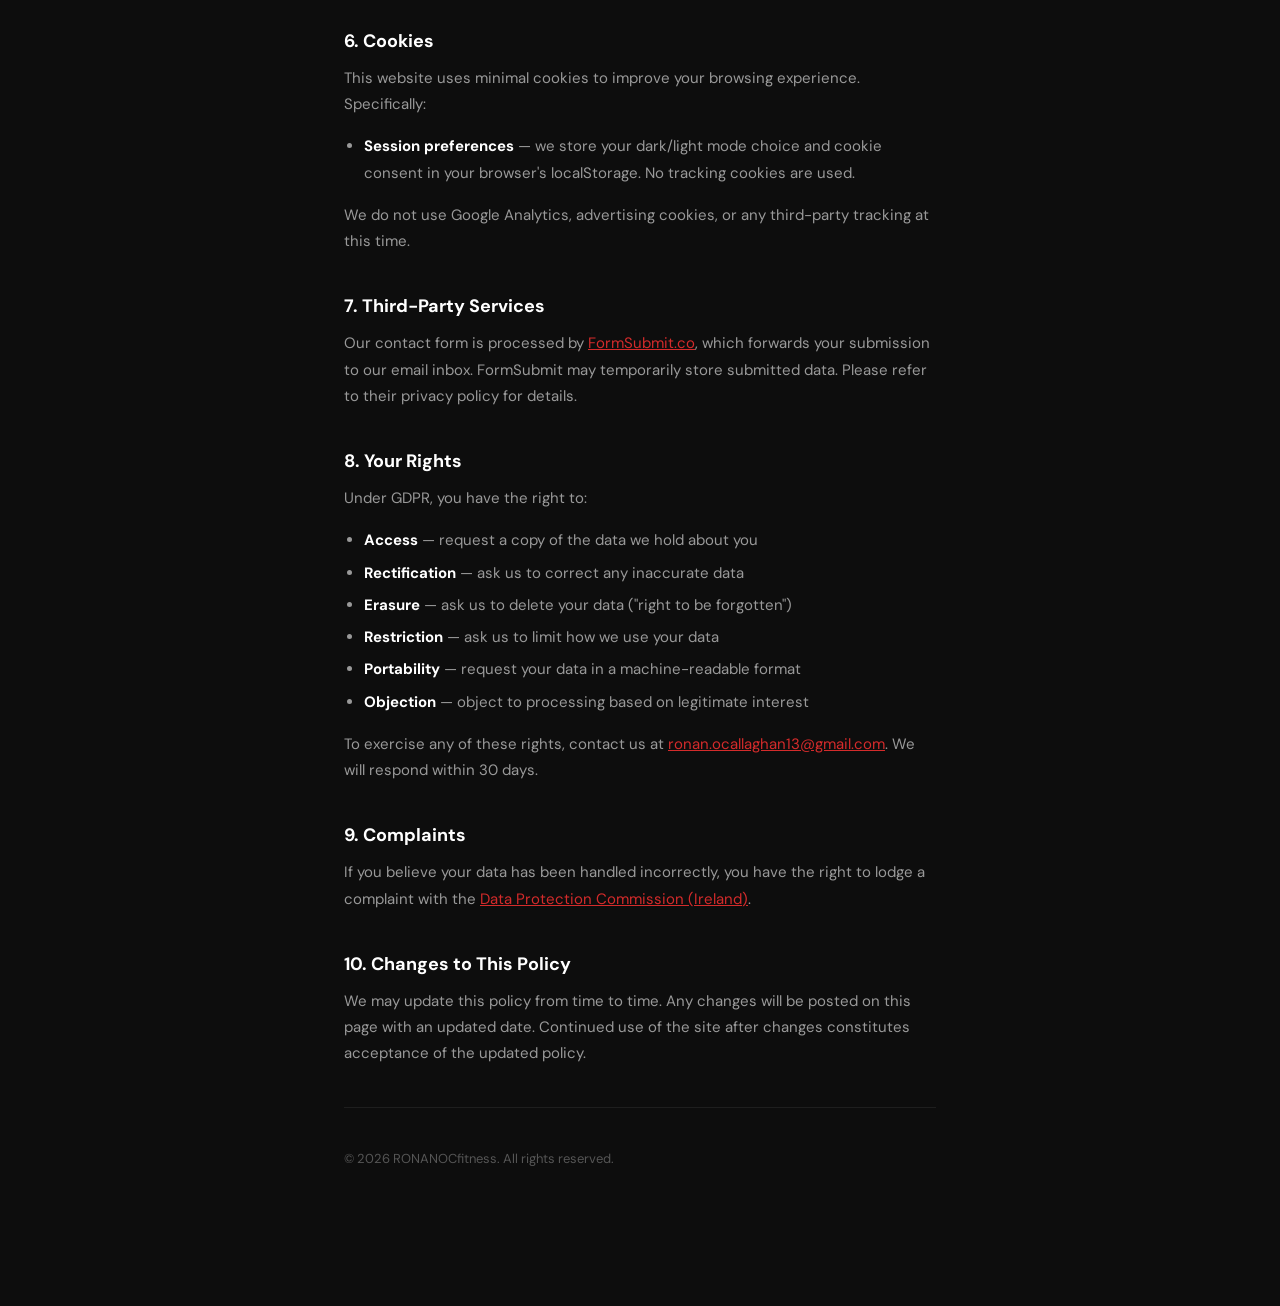
<file: design-source/project/ui_kits/website/privacy-policy.html>
<!DOCTYPE html>
<html lang="en">
<head>
  <meta charset="UTF-8">
  <meta name="viewport" content="width=device-width, initial-scale=1.0">
  <title>Privacy Policy — RONANOCfitness</title>
  <meta name="robots" content="noindex">
  <link href="https://fonts.googleapis.com/css2?family=Bebas+Neue&family=DM+Sans:wght@400;500;600;700&display=swap" rel="stylesheet">
  <link rel="icon" type="image/svg+xml" href="data:image/svg+xml,<svg xmlns='http://www.w3.org/2000/svg' viewBox='0 0 32 32'><rect width='32' height='32' fill='%230D0D0D'/><text x='2' y='24' font-family='Arial Narrow,sans-serif' font-size='18' font-weight='900' fill='%23D42B2B' letter-spacing='-1'>ROC</text></svg>">
  <style>
    *, *::before, *::after { box-sizing: border-box; margin: 0; padding: 0; }
    body { background: #0D0D0D; color: #FFFFFF; font-family: 'DM Sans', sans-serif; }

    nav {
      position: sticky; top: 0; background: #0D0D0D;
      border-bottom: 1px solid #1A1A1A;
      padding: 0 24px; height: 56px;
      display: flex; align-items: center; justify-content: space-between;
      z-index: 10;
    }
    .logo { display: flex; align-items: center; gap: 10px; text-decoration: none; }
    .logo-r { font-family: 'Bebas Neue', sans-serif; font-size: 24px; letter-spacing: 2px; color: #D42B2B; }
    .logo-div { width: 1px; height: 18px; background: #555; }
    .logo-f { font-family: 'DM Sans', sans-serif; font-size: 14px; font-weight: 500; color: #FFFFFF; }
    .back { font-family: 'DM Sans', sans-serif; font-size: 12px; font-weight: 600;
      letter-spacing: 0.08em; text-transform: uppercase; color: #888;
      text-decoration: none; display: flex; align-items: center; gap: 6px; }
    .back:hover { color: #fff; }

    main { max-width: 640px; margin: 0 auto; padding: 56px 24px 120px; }

    .eyebrow { font-size: 11px; font-weight: 600; letter-spacing: 0.18em;
      text-transform: uppercase; color: #D42B2B; margin-bottom: 12px; }
    h1 { font-family: 'Bebas Neue', sans-serif; font-size: clamp(40px, 10vw, 56px);
      line-height: 1; letter-spacing: 0.02em; text-transform: uppercase;
      color: #fff; margin-bottom: 8px; }
    .updated { font-size: 13px; color: #555; margin-bottom: 48px; }

    h2 { font-family: 'DM Sans', sans-serif; font-size: 18px; font-weight: 700;
      color: #fff; margin: 40px 0 12px; }
    p { font-size: 15px; line-height: 1.75; color: #999; margin-bottom: 16px; }
    ul { padding-left: 20px; margin-bottom: 16px; }
    li { font-size: 15px; line-height: 1.75; color: #999; margin-bottom: 6px; }
    a { color: #D42B2B; text-decoration: underline; }
    .divider { height: 1px; background: #1E1E1E; margin: 40px 0; }

    .contact-card { background: #1A1A1A; border: 1px solid #2A2A2A; border-radius: 4px;
      padding: 24px; margin-top: 16px; }
    .contact-card p { margin: 0; }
  </style>
</head>
<body>
  <nav>
    <a class="logo" href="index.html">
      <span class="logo-r">RONANOC</span>
      <span class="logo-div"></span>
      <span class="logo-f">fitness</span>
    </a>
    <a class="back" href="index.html">
      <svg width="14" height="14" viewBox="0 0 24 24" fill="none" stroke="currentColor" stroke-width="2.5" stroke-linecap="round" stroke-linejoin="round">
        <path d="M19 12H5M12 5l-7 7 7 7"/>
      </svg>
      Back to site
    </a>
  </nav>

  <main>
    <div class="eyebrow">Legal</div>
    <h1>Privacy Policy</h1>
    <p class="updated">Last updated: April 2026</p>

    <p>RONANOCfitness ("we", "us", "our") is committed to protecting your personal data and respecting your privacy. This policy explains what information we collect, how we use it, and your rights under the General Data Protection Regulation (GDPR).</p>

    <div class="divider"></div>

    <h2>1. Who We Are</h2>
    <p>RONANOCfitness is an online fitness and nutrition coaching service operated by Ronan O'Callaghan, based in Ireland.</p>
    <div class="contact-card">
      <p><strong style="color:#fff">Data Controller:</strong> Ronan O'Callaghan, RONANOCfitness<br>
      <strong style="color:#fff">Email:</strong> <a href="mailto:ronan.ocallaghan13@gmail.com">ronan.ocallaghan13@gmail.com</a><br>
      <strong style="color:#fff">Phone:</strong> <a href="tel:+353833604182">+353 83 360 4182</a></p>
    </div>

    <h2>2. What Data We Collect</h2>
    <p>When you fill in the enquiry form on our website, we collect:</p>
    <ul>
      <li>Your name</li>
      <li>Your email address</li>
      <li>Your phone number</li>
      <li>Your primary fitness goal</li>
    </ul>
    <p>We do not collect any sensitive personal data (e.g. health records, payment details) through this website.</p>

    <h2>3. How We Use Your Data</h2>
    <p>We use the information you provide solely to:</p>
    <ul>
      <li>Respond to your coaching enquiry</li>
      <li>Arrange a free consultation call</li>
      <li>Send you information about our coaching services if you have requested it</li>
    </ul>
    <p>We will never sell, rent, or share your personal data with third parties for marketing purposes.</p>

    <h2>4. Legal Basis for Processing</h2>
    <p>We process your data on the basis of <strong style="color:#fff">legitimate interest</strong> (responding to your enquiry) and, where applicable, <strong style="color:#fff">consent</strong> (where you have opted in to receive further communications).</p>

    <h2>5. How Long We Keep Your Data</h2>
    <p>We retain your contact details only for as long as necessary to fulfil the purpose for which they were collected — typically no longer than 12 months from your last interaction with us. If you become a client, your data is retained for the duration of the coaching relationship and up to 2 years afterwards for administrative purposes.</p>

    <h2>6. Cookies</h2>
    <p>This website uses minimal cookies to improve your browsing experience. Specifically:</p>
    <ul>
      <li><strong style="color:#fff">Session preferences</strong> — we store your dark/light mode choice and cookie consent in your browser's localStorage. No tracking cookies are used.</li>
    </ul>
    <p>We do not use Google Analytics, advertising cookies, or any third-party tracking at this time.</p>

    <h2>7. Third-Party Services</h2>
    <p>Our contact form is processed by <a href="https://formsubmit.co" target="_blank" rel="noopener">FormSubmit.co</a>, which forwards your submission to our email inbox. FormSubmit may temporarily store submitted data. Please refer to their privacy policy for details.</p>

    <h2>8. Your Rights</h2>
    <p>Under GDPR, you have the right to:</p>
    <ul>
      <li><strong style="color:#fff">Access</strong> — request a copy of the data we hold about you</li>
      <li><strong style="color:#fff">Rectification</strong> — ask us to correct any inaccurate data</li>
      <li><strong style="color:#fff">Erasure</strong> — ask us to delete your data ("right to be forgotten")</li>
      <li><strong style="color:#fff">Restriction</strong> — ask us to limit how we use your data</li>
      <li><strong style="color:#fff">Portability</strong> — request your data in a machine-readable format</li>
      <li><strong style="color:#fff">Objection</strong> — object to processing based on legitimate interest</li>
    </ul>
    <p>To exercise any of these rights, contact us at <a href="mailto:ronan.ocallaghan13@gmail.com">ronan.ocallaghan13@gmail.com</a>. We will respond within 30 days.</p>

    <h2>9. Complaints</h2>
    <p>If you believe your data has been handled incorrectly, you have the right to lodge a complaint with the <a href="https://www.dataprotection.ie" target="_blank" rel="noopener">Data Protection Commission (Ireland)</a>.</p>

    <h2>10. Changes to This Policy</h2>
    <p>We may update this policy from time to time. Any changes will be posted on this page with an updated date. Continued use of the site after changes constitutes acceptance of the updated policy.</p>

    <div class="divider"></div>

    <p style="color:#555; font-size:13px;">© 2026 RONANOCfitness. All rights reserved.</p>
  </main>
</body>
</html>
</file>
<file: design-source/project/colors_and_type.css>
/* ============================================================
   RONANOCfitness Design System — Colors & Type Tokens
   ============================================================ */

/* ── Google Fonts ── */
@import url('https://fonts.googleapis.com/css2?family=Bebas+Neue&family=DM+Sans:wght@400;500;600;700&display=swap');

/* ============================================================
   BASE TOKENS — Dark Mode (default)
   ============================================================ */
:root {
  /* --- Color Primitives --- */
  --color-black:        #0D0D0D;
  --color-black-soft:   #1A1A1A;
  --color-black-card:   #1F1F1F;
  --color-black-border: #2A2A2A;

  --color-red:          #D42B2B;
  --color-red-hover:    #B82424;
  --color-red-muted:    #7A1919;

  --color-white:        #FFFFFF;
  --color-grey-100:     #F2F2F2;
  --color-grey-300:     #D0D0D0;
  --color-grey-500:     #888888;
  --color-grey-700:     #444444;
  --color-grey-900:     #222222;

  --color-gold:         #F5C518;

  /* --- Semantic Tokens (Dark Mode default) --- */
  --bg-primary:         var(--color-black);
  --bg-secondary:       var(--color-black-soft);
  --bg-surface:         var(--color-black-card);
  --bg-inverted:        var(--color-white);

  --fg-primary:         var(--color-white);
  --fg-secondary:       var(--color-grey-500);
  --fg-inverted:        var(--color-black);
  --fg-brand:           var(--color-red);

  --border-default:     var(--color-black-border);
  --border-subtle:      #232323;

  --accent:             var(--color-red);
  --accent-hover:       var(--color-red-hover);
  --accent-fg:          var(--color-white);

  --star-color:         var(--color-gold);

  /* --- Typography --- */
  --font-display:       'Bebas Neue', 'Arial Narrow', sans-serif;
  --font-body:          'DM Sans', 'Helvetica Neue', Arial, sans-serif;

  /* Type Scale */
  --text-xs:    12px;
  --text-sm:    14px;
  --text-base:  16px;
  --text-lg:    18px;
  --text-xl:    22px;
  --text-2xl:   28px;
  --text-3xl:   36px;
  --text-4xl:   48px;
  --text-5xl:   64px;
  --text-6xl:   80px;

  --leading-tight:   1.1;
  --leading-snug:    1.25;
  --leading-normal:  1.5;
  --leading-relaxed: 1.7;

  --tracking-wide:   0.05em;
  --tracking-wider:  0.1em;
  --tracking-widest: 0.18em;

  /* --- Spacing Scale --- */
  --space-1:   4px;
  --space-2:   8px;
  --space-3:   12px;
  --space-4:   16px;
  --space-5:   20px;
  --space-6:   24px;
  --space-8:   32px;
  --space-10:  40px;
  --space-12:  48px;
  --space-16:  64px;
  --space-20:  80px;
  --space-24:  96px;
  --space-32: 128px;

  /* --- Radius --- */
  --radius-sm:   2px;
  --radius-md:   4px;
  --radius-lg:   8px;
  --radius-none: 0px;

  /* --- Shadow --- */
  --shadow-sm:  0 1px 4px rgba(0,0,0,0.15);
  --shadow-md:  0 4px 16px rgba(0,0,0,0.25);
  --shadow-lg:  0 8px 32px rgba(0,0,0,0.35);

  /* --- Transitions --- */
  --ease-out:    cubic-bezier(0.25, 0, 0.1, 1);
  --duration-sm: 150ms;
  --duration-md: 300ms;
  --duration-lg: 500ms;

  /* --- Layout --- */
  --max-w-content:  480px;
  --max-w-wide:     720px;
  --max-w-desktop:  960px;
  --section-pad-y:  80px;
  --section-pad-x:  24px;
}

/* ============================================================
   LIGHT MODE OVERRIDES
   ============================================================ */
[data-theme="light"] {
  --bg-primary:    var(--color-white);
  --bg-secondary:  var(--color-grey-100);
  --bg-surface:    var(--color-white);
  --bg-inverted:   var(--color-black);

  --fg-primary:    var(--color-black);
  --fg-secondary:  #666666;
  --fg-inverted:   var(--color-white);

  --border-default: var(--color-grey-300);
  --border-subtle:  #EBEBEB;

  --shadow-sm: 0 1px 4px rgba(0,0,0,0.08);
  --shadow-md: 0 4px 16px rgba(0,0,0,0.10);
  --shadow-lg: 0 8px 32px rgba(0,0,0,0.12);
}

/* ============================================================
   SEMANTIC ELEMENT STYLES (opt-in via class or global)
   ============================================================ */

/* Eyebrow / label */
.label {
  font-family: var(--font-body);
  font-size: var(--text-xs);
  font-weight: 600;
  letter-spacing: var(--tracking-widest);
  text-transform: uppercase;
  color: var(--fg-brand);
}

/* Display heading */
.h1 {
  font-family: var(--font-display);
  font-size: var(--text-5xl);
  line-height: var(--leading-tight);
  letter-spacing: var(--tracking-wide);
  text-transform: uppercase;
  color: var(--fg-primary);
}

.h2 {
  font-family: var(--font-display);
  font-size: var(--text-4xl);
  line-height: var(--leading-tight);
  letter-spacing: var(--tracking-wide);
  text-transform: uppercase;
  color: var(--fg-primary);
}

.h3 {
  font-family: var(--font-body);
  font-size: var(--text-xl);
  font-weight: 700;
  line-height: var(--leading-snug);
  color: var(--fg-primary);
}

.body-lg {
  font-family: var(--font-body);
  font-size: var(--text-lg);
  font-weight: 400;
  line-height: var(--leading-relaxed);
  color: var(--fg-primary);
}

.body {
  font-family: var(--font-body);
  font-size: var(--text-base);
  font-weight: 400;
  line-height: var(--leading-relaxed);
  color: var(--fg-secondary);
}

.body-sm {
  font-family: var(--font-body);
  font-size: var(--text-sm);
  font-weight: 400;
  line-height: var(--leading-normal);
  color: var(--fg-secondary);
}

/* ============================================================
   COMPONENT TOKENS
   ============================================================ */

/* Buttons */
.btn-primary {
  background:    var(--accent);
  color:         var(--accent-fg);
  font-family:   var(--font-body);
  font-size:     var(--text-base);
  font-weight:   700;
  letter-spacing: var(--tracking-wide);
  text-transform: uppercase;
  padding:       14px 32px;
  border:        none;
  border-radius: var(--radius-none);
  cursor:        pointer;
  transition:    background var(--duration-sm) var(--ease-out);
}
.btn-primary:hover {
  background: var(--accent-hover);
}

.btn-secondary {
  background:    transparent;
  color:         var(--fg-primary);
  font-family:   var(--font-body);
  font-size:     var(--text-base);
  font-weight:   600;
  letter-spacing: var(--tracking-wide);
  text-transform: uppercase;
  padding:       13px 31px;
  border:        1px solid var(--border-default);
  border-radius: var(--radius-none);
  cursor:        pointer;
  transition:    border-color var(--duration-sm) var(--ease-out),
                 color var(--duration-sm) var(--ease-out);
}
.btn-secondary:hover {
  border-color: var(--fg-primary);
}

/* Input */
.input {
  background:    var(--bg-surface);
  color:         var(--fg-primary);
  font-family:   var(--font-body);
  font-size:     var(--text-base);
  padding:       14px 16px;
  border:        1px solid var(--border-default);
  border-radius: var(--radius-md);
  width:         100%;
  outline:       none;
  transition:    border-color var(--duration-sm) var(--ease-out);
}
.input:focus {
  border-color: var(--accent);
}
.input::placeholder {
  color: var(--fg-secondary);
}
</file>
